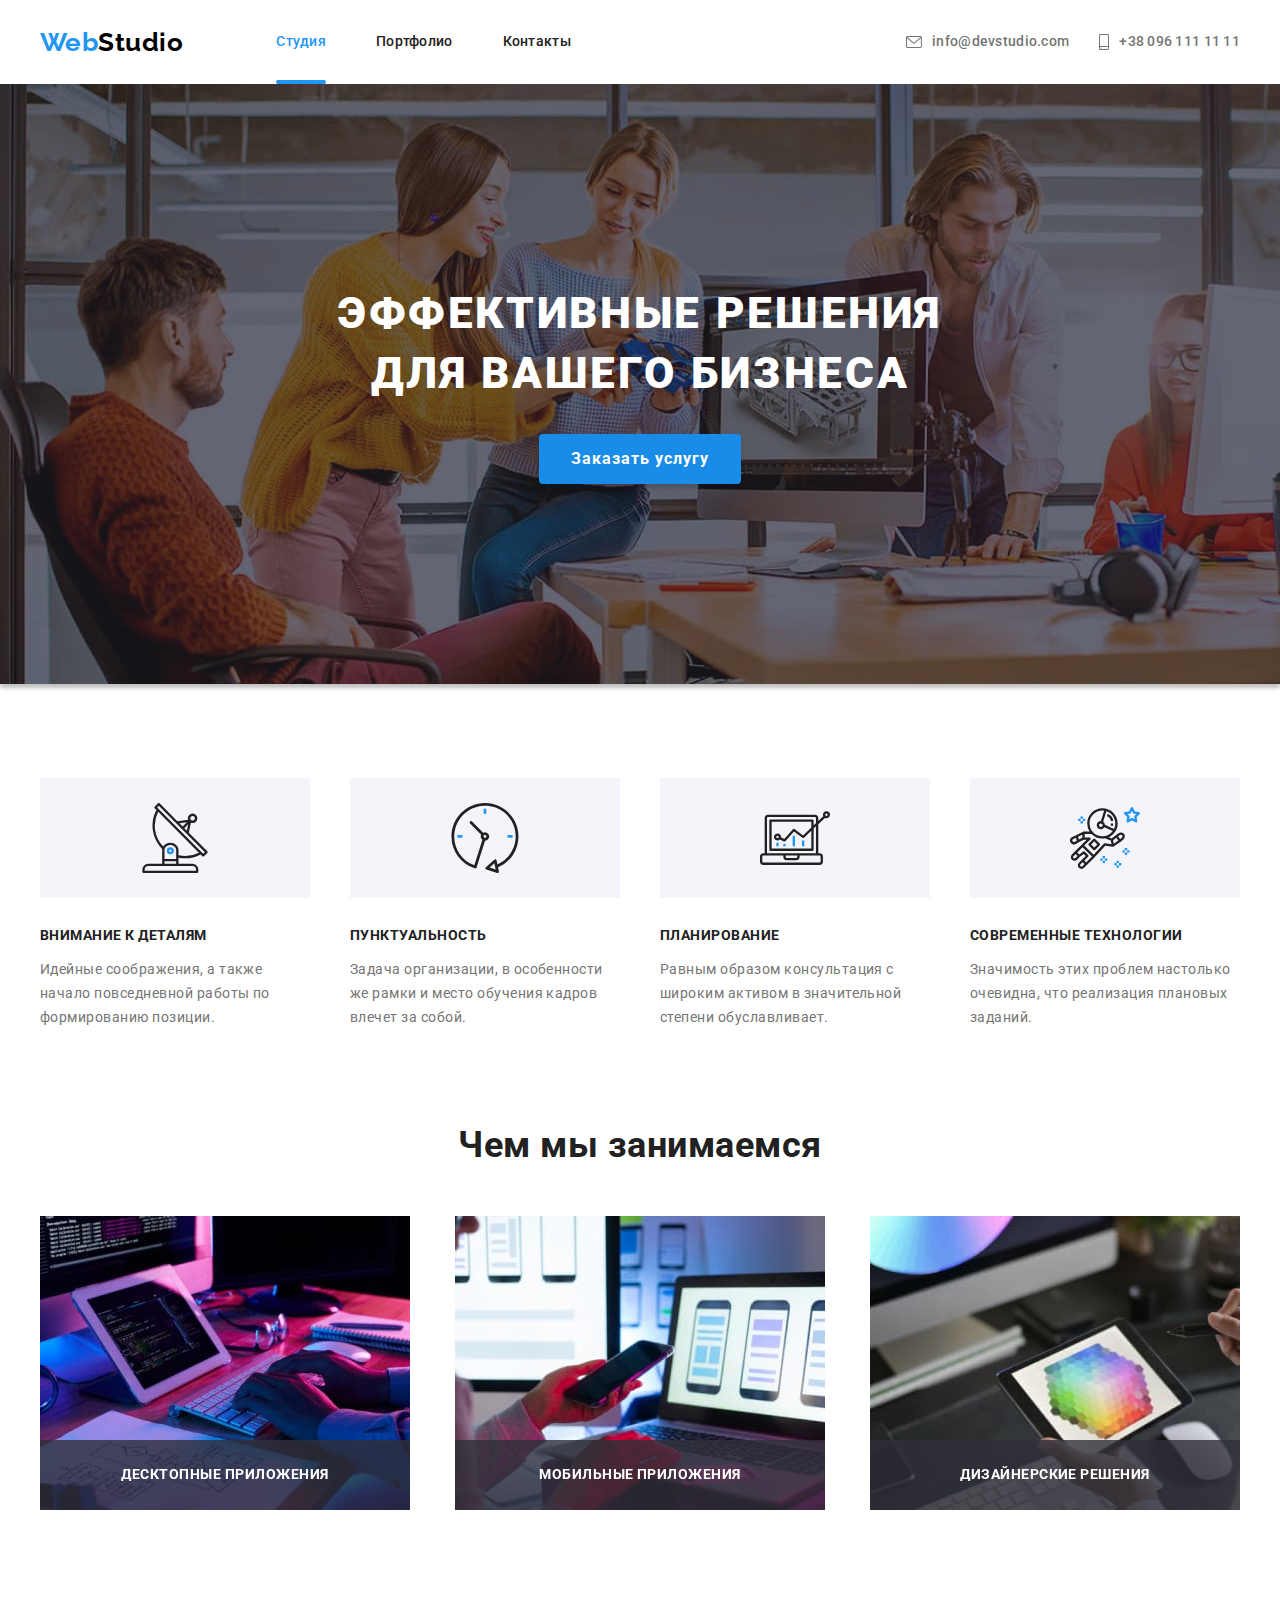
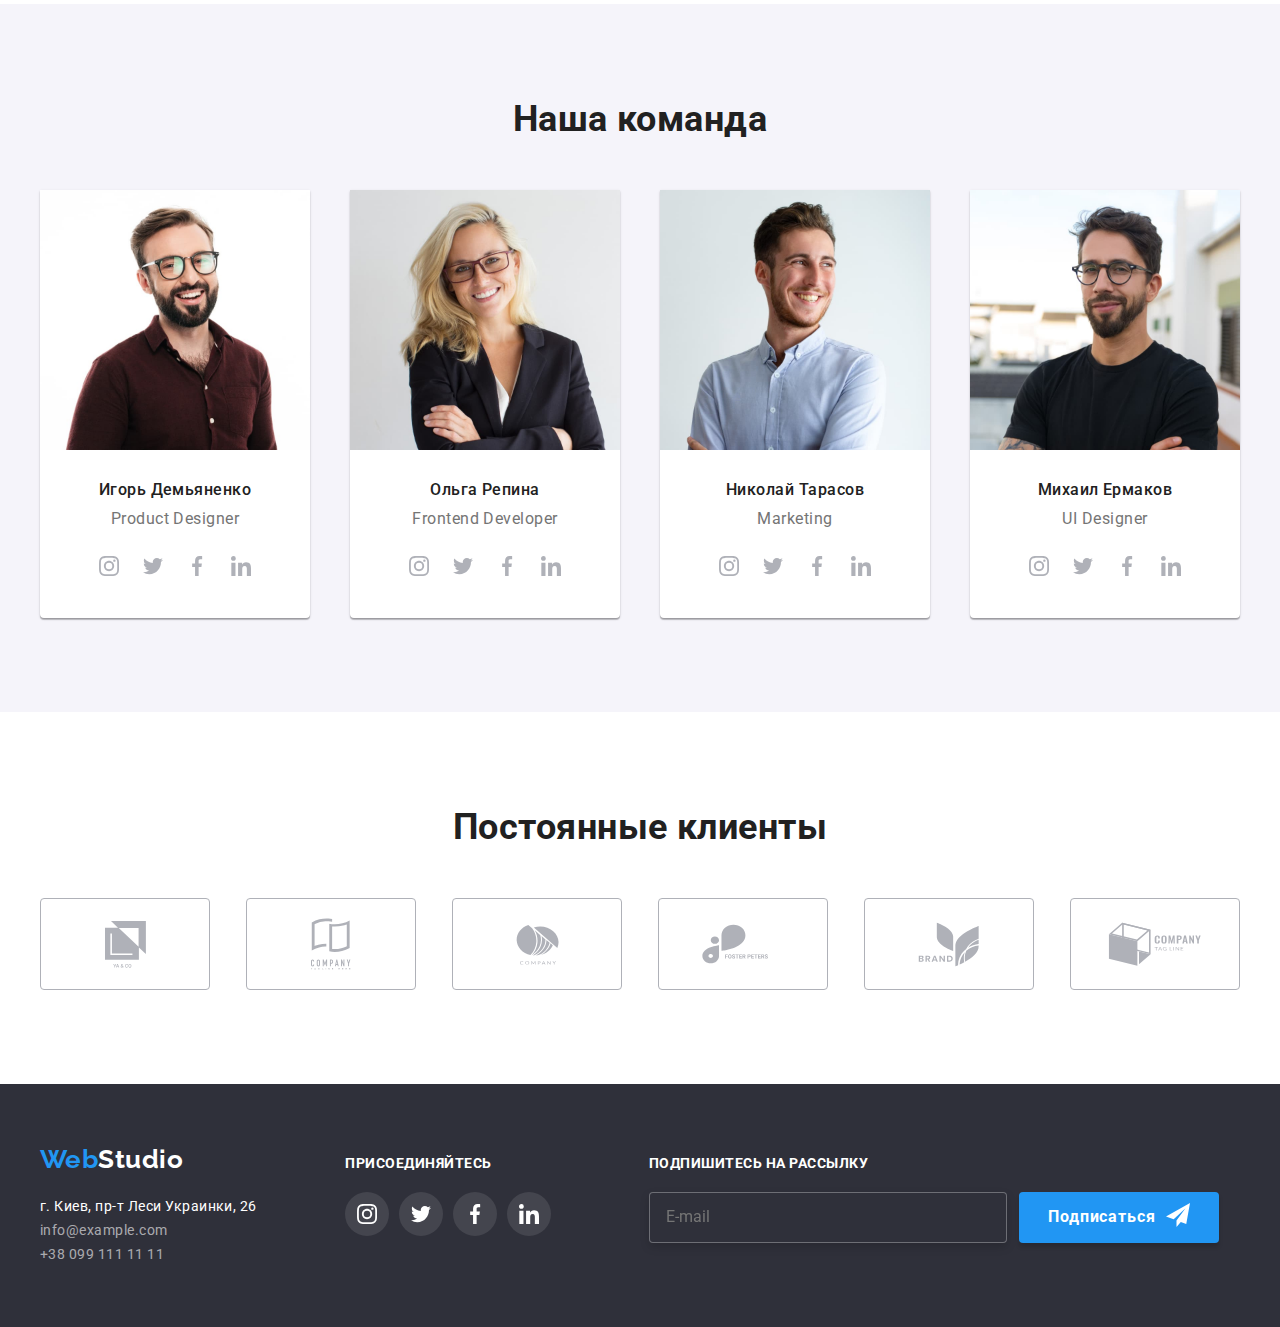
<file: index.html>
<!DOCTYPE html>
<html lang="ru">
  <head>
    <meta charset="UTF-8" />
    <meta http-equiv="X-UA-Compatible" content="IE=edge" />
    <meta name="viewport" content="width=device-width, initial-scale=1.0" />
    <title>Document</title>
    <link rel="preconnect" href="https://fonts.googleapis.com" />
    <link rel="preconnect" href="https://fonts.gstatic.com" crossorigin />
    <link
      href="https://fonts.googleapis.com/css2?family=Raleway:wght@700&family=Roboto:wght@400;500;700;900&display=swap"
      rel="stylesheet"
    />
    <link
      rel="stylesheet"
      href="https://cdnjs.cloudflare.com/ajax/libs/modern-normalize/1.1.0/modern-normalize.min.css"
    />
    <link rel="stylesheet" href="./css/styles.css" />
  </head>
  <body class="page">
    <!-- Шапка сайта-->
    <header class="page-header">
      <div class="container page-nav">
        <nav class="page-nav-logo">
          <a href="./index.html" class="logo"
            ><span class="logo-web">Web</span><span class="logo-studio">Studio</span></a
          >
          <ul class="site-nav">
            <li class="item"><a href="./index.html" class="link current">Студия</a></li>
            <li class="item"><a href="./portfolio.html" class="link">Портфолио</a></li>
            <li class="item"><a href="" class="link">Контакты</a></li>
          </ul>
        </nav>
        <ul class="contacts-nav">
          <li class="item">
            <a href="mailto:info@devstudio.com" class="link"><span class="item-logo"><svg width="16" height="20">
              <use href="./images/icons.svg#icon-envelope"></use>
            </svg></span>info@devstudio.com</a>
          </li>
          <li class="item"><a href="tel:+380961111111" class="link"><span class="item-logo"><svg width="10" height="16">
            <use href="./images/icons.svg#icon-smartphone"></use>
          </svg></span>+38 096 111 11 11</a></li>
        </ul>
      </div>
    </header>

    <main>
      <!-- Герой -->
      <section class="hero">
        <div class="container">
          <h1 class="hero-title">Эффективные решения для вашего бизнеса</h1>
          <div class="hero-btn">
            <button data-modal-open type="button" class="button">Заказать услугу</button>
          </div>
        </div>


        <div class="backdrop is-hidden" data-modal>
          <div class="modal">
            <form class="form js-speaker-form">
              <div class="main-group">
                <h2 class="form-title">Оставьте свои данные, мы вам перезвоним</h2>
                <div class="form-group">
                  <label for="name">Имя</label>
                <div class="form-field">
                  <input class="form-input" type="text" name="name" id="name">
                <svg class="form-icon" width="18" height="18">
                  <use href="./images/icons.svg#icon-name">
                  </use>
                </svg>
                </div>
                </div>
        
                <div class="form-group">
                  <label for="tel">Телефон</label>
                <div class="form-field">
                  <input class="form-input" type="tel" name="tel" id="tel">
                  <svg class="form-icon" width="18" height="18">
                    <use href="./images/icons.svg#icon-phone">
                    </use>
                  </svg>
                </div>
                </div>
        
                <div class="form-group">
                  <label for="mail">Почта</label>
                <div class="form-field">
                  <input class="form-input" type="email" name="mail" id="mail">
                  <svg class="form-icon" width="18" height="18">
                    <use href="./images/icons.svg#icon-mail">
                    </use>
                  </svg>
                </div>
          
                </div>
        
                <div class="form-group">
                  <label for="comment">Комментарий</label>
                <textarea name="comment" id="comment" rows="10" placeholder="Введите текст"></textarea>
                </div>
        

                <label class="form-privacy">
                  <input class="checkbox" type="checkbox" name="privacy" value="privacy"/>
                    <svg class="icon-check" width="16" height="15">
                      <use href="./images/icons.svg#icon-check">
                      </use>
                    </svg>
                  <span>
                    <span>Соглашаюсь с рассылкой и принимаю</span>
                    <span>
                     <a class="privacy-text" href="">Условия договора</a>
                    </span>
                  </span>
                </label>


              </div>
              <div class="form-button">
                <button class="form-btn" type="submit">Отправить</button>
              </div>
            </form>
          <svg data-modal-close class="icon-close" width="30" height="30">
           <use href="./images/icons.svg#icon-close">
          </use>
        </svg>
          </div>
        </div>
  
      </section>

    
      <!-- Преймущетсва -->
      <section class="section-work">
        <h2 class="section-features">Преймущетсва</h2>
        <div class="container">
          <ul class="section-list">
            <li class="item">
              <div class="group">
                <svg width="70" height="70">
                  <use href="./images/icons.svg#icon-antenna1"></use>
                </svg>
              </div>
              <h2 class="title">Внимание к деталям</h2>
              <p class="text">
                Идейные соображения, а также начало повседневной работы по формированию позиции.
              </p>
            </li>
            <li class="item">
              <div class="group">
                <svg width="70" height="70">
                  <use href="./images/icons.svg#icon-clock"></use>
                </svg>
              </div>
              <h2 class="title">Пунктуальность</h2>
              <p class="text">
                Задача организации, в особенности же рамки и место обучения кадров влечет за собой.
              </p>
            </li>
            <li class="item">
              <div class="group">
                <svg width="70" height="70">
                  <use href="./images/icons.svg#icon-diagram"></use>
                </svg>
              </div>
              <h2 class="title">Планирование</h2>
              <p class="text">
                Равным образом консультация с широким активом в значительной степени обуславливает.
              </p>
            </li>
            <li class="item">
              <div class="group">
                <svg width="70" height="70">
                  <use href="./images/icons.svg#icon-astronaut"></use>
                </svg>
              </div>
              <h2 class="title">Современные технологии</h2>
              <p class="text">
                Значимость этих проблем настолько очевидна, что реализация плановых заданий.
              </p>
            </li>
          </ul>
        </div>
      </section>

      <!-- Описание -->
      <section class="section-features">
        <div class="container">
          <h2 class="section-title">Чем мы занимаемся</h2>
          <ul class="list">
            <li class="item">
              <img src="./images/box1.jpg" alt="компьютер" width="370" height="294" />
              <div class="description">
                <p>Десктопные приложения</p>
              </div>
            </li>
            <li class="item">
              <img src="./images/box2.jpg" alt="телефон" width="370" height="294" />
              <div class="description">
                <p>Мобильные приложения</p>
              </div>
            </li>
            <li class="item">
              <img src="./images/box3.jpg" alt="планшет" width="370" height="294" />
              <div class="description">
                <p>Дизайнерские решения</p>
              </div>
            </li>
          </ul>
        </div>
      </section>

      <!-- Команда -->
      <section class="section-team">
        <div class="container">
          <h2 class="section-title">Наша команда</h2>
          <ul class="list">
            <li class="item">
              <img
                src="./images/igordemianenko.jpg"
                alt="фотография сотрудника"
                width="270"
                height="260"
              />
              <div class="box">
                <h3 class="title">Игорь Демьяненко</h3>
              <p class="text">Product Designer</p>
              <ul class="group">
                <li>  
                    <a href=""><svg width="20" height="20">
                      <use href="./images/icons.svg#icon-instagram"></use>
                    </svg></a> 
                </li>
                <li>
                    <a href=""><svg width="20" height="20">
                      <use href="./images/icons.svg#icon-twitter"></use>
                    </svg></a>    
                </li>
                <li>    
                  <a href=""><svg width="20" height="20">
                    <use href="./images/icons.svg#icon-facebook"></use>
                  </svg></a>
                </li>
                <li>
                  <a href=""><svg width="20" height="20">
                    <use href="./images/icons.svg#icon-linkedin"></use>
                  </svg></a>
                </li>
                </ul>
              </div>
            </li>
            <li class="item">
              <img
                src="./images/olgarepina.jpg"
                alt="фотография сотрудника"
                width="270"
                height="260"
              />
              <div class="box">
                <h3 class="title">Ольга Репина</h3>
              <p class="text">Frontend Developer</p>
              <ul class="group">
                <li>                  
                    <a href=""><svg width="20" height="20">
                      <use href="./images/icons.svg#icon-instagram"></use>
                    </svg></a>                 
                </li>
                <li>                 
                    <a href=""><svg width="20" height="20">
                      <use href="./images/icons.svg#icon-twitter"></use>
                    </svg></a>                 
                </li>
                <li>
                  <a href=""><svg width="20" height="20">
                    <use href="./images/icons.svg#icon-facebook"></use>
                  </svg></a>
                </li>
                <li>
                  <a href=""><svg width="20" height="20">
                    <use href="./images/icons.svg#icon-linkedin"></use>
                  </svg></a>
                </li>
              </ul>
              </div>
            </li>
            <li class="item">
              <img
                src="./images/nikolaitarasov.jpg"
                alt="фотография сотрудника"
                width="270"
                height="260"
              />
              <div class="box">
                <h3 class="title">Николай Тарасов</h3>
              <p class="text">Marketing</p>
              <ul class="group">
                <li>                 
                    <a href=""><svg width="20" height="20">
                      <use href="./images/icons.svg#icon-instagram"></use>
                    </svg></a>                 
                </li>
                <li>                 
                    <a href=""><svg width="20" height="20">
                      <use href="./images/icons.svg#icon-twitter"></use>
                    </svg></a>                 
                </li>
                <li>
                  <a href=""><svg width="20" height="20">
                    <use href="./images/icons.svg#icon-facebook"></use>
                  </svg></a>
                </li>
                <li>
                  <a href=""><svg width="20" height="20">
                    <use href="./images/icons.svg#icon-linkedin"></use>
                  </svg></a>
                </li>
              </ul>
              </div>
            </li>
            <li class="item">
              <img
                src="./images/mihailermakov.jpg"
                alt="фотография сотрудника"
                width="270"
                height="260"
              />
              <div class="box">
                <h3 class="title">Михаил Ермаков</h3>
              <p class="text">UI Designer</p>
              <ul class="group">
                <li>                 
                    <a href=""><svg width="20" height="20">
                      <use href="./images/icons.svg#icon-instagram"></use>
                    </svg></a>                 
                </li>
                <li>                 
                    <a href=""><svg width="20" height="20">
                      <use href="./images/icons.svg#icon-twitter"></use>
                    </svg></a> 
                </li>
                <li>
                  <a href=""><svg width="20" height="20">
                    <use href="./images/icons.svg#icon-facebook"></use>
                  </svg></a>
                </li>
                <li>
                  <a href=""><svg width="20" height="20">
                    <use href="./images/icons.svg#icon-linkedin"></use>
                  </svg></a>
                </li>
              </ul>
              </div>
            </li>
          </ul>
        </div>
      </section>
    </main>
      <!-- Клиенты -->
      <section class="section-clients">
  <div class="container">
    <h2 class="section-title">Постоянные клиенты</h2>
  <ul class="list">
    <li class="items">
      <a href=""><svg width="41" height="47">
        <use href="./images/icons.svg#icon-logo1">
        </use>
      </svg></a>
    </li>
    <li class="items">
      <a href=""><svg width="40" height="52">
        <use href="./images/icons.svg#icon-logo2">
        </use>
      </svg></a>
    </li>
    <li class="items">
      <a href=""><svg width="43" height="41">
        <use href="./images/icons.svg#icon-logo3">
        </use>
      </svg></a>
    </li>
    <li class="items">
      <a href=""><svg width="84" height="40">
        <use href="./images/icons.svg#icon-logo4">
        </use>
      </svg></a>
  </li>
    <li class="items">
      <a href=""><svg width="62" height="45">
        <use href="./images/icons.svg#icon-logo5">
        </use>
      </svg></a>
    </li>
    <li class="items">
      <a href=""><svg width="94" height="44">
        <use href="./images/icons.svg#icon-logo6">
        </use>
      </svg></a>
    </li>
  </ul>
  </div>
      </section>

    <!-- Подвал -->
    <footer class="footer">
      <div class="container">
        <div class="footer-info">
          <a href="./index.html" class="logo"
          ><span class="logo-web">Web</span><span class="logo-studio-footer">Studio</span></a
        >
        <address>
          <ul>
            <li>
              <a href="https://goo.gl/maps/iaYQJFzAQQtQS2JW9" class="link"
                >г. Киев, пр-т Леси Украинки, 26</a
              >
            </li>
            <li><a href="mailto:info@example.com" class="link contacts">info@example.com</a></li>
            <li><a href="tel:+380991111111" class="link contacts tel">+38 099 111 11 11</a></li>
          </ul>
        </address>
        </div>
        <div class="footer-connect">
          <h3 class="footer-connect-title">присоединяйтесь</h3>
          <ul class="footer-connect-list">
            <li class="item">
              <a href=""><svg width="20" height="20">
                <use href="./images/icons.svg#icon-instagramfooter"></use>
              </svg></a>
            </li>
            <li class="item">
              <a href=""><svg width="20" height="20">
                <use href="./images/icons.svg#icon-twitterfooter"></use>
              </svg></a>
            </li>
            <li class="item">
              <a href=""><svg width="20" height="20">
                <use href="./images/icons.svg#icon-facebookfooter"></use>
              </svg></a>
            </li>
            <li class="item">
              <a href=""><svg width="20" height="20">
                <use href="./images/icons.svg#icon-linkedinfooter"></use>
              </svg></a>
            </li>
          </ul>
        </div>
        <div class="footer-form">
          <b class="subscribe-text">Подпишитесь на рассылку</b>
        <form class="footer-form-item">
        <label>
          <input class="footer-input" type="email" name="mail" placeholder="E-mail">
        </label>
        <button class="footer-button" type="submit">
          <span class="subscribe">Подписаться</span>
          <span>
            <svg class="icon" width="24" height="24">
              <use href="./images/icons.svg#icon-send"></use>
            </svg>
          </span>
        </button>
        </form>
        </div>
      </div>
    </footer>


    
    <script src="./js/modal.js"></script>
    <script>(() => {
      document.querySelector('.js-speaker-form').addEventListener('submit', e => {
        e.preventDefault();
    
        new FormData(e.currentTarget).forEach((value, name) =>
          console.log(`${name}: ${value}`),
        );
        e.currentTarget.reset();
      });
    })();</script>
  </body>
</html>
</file>
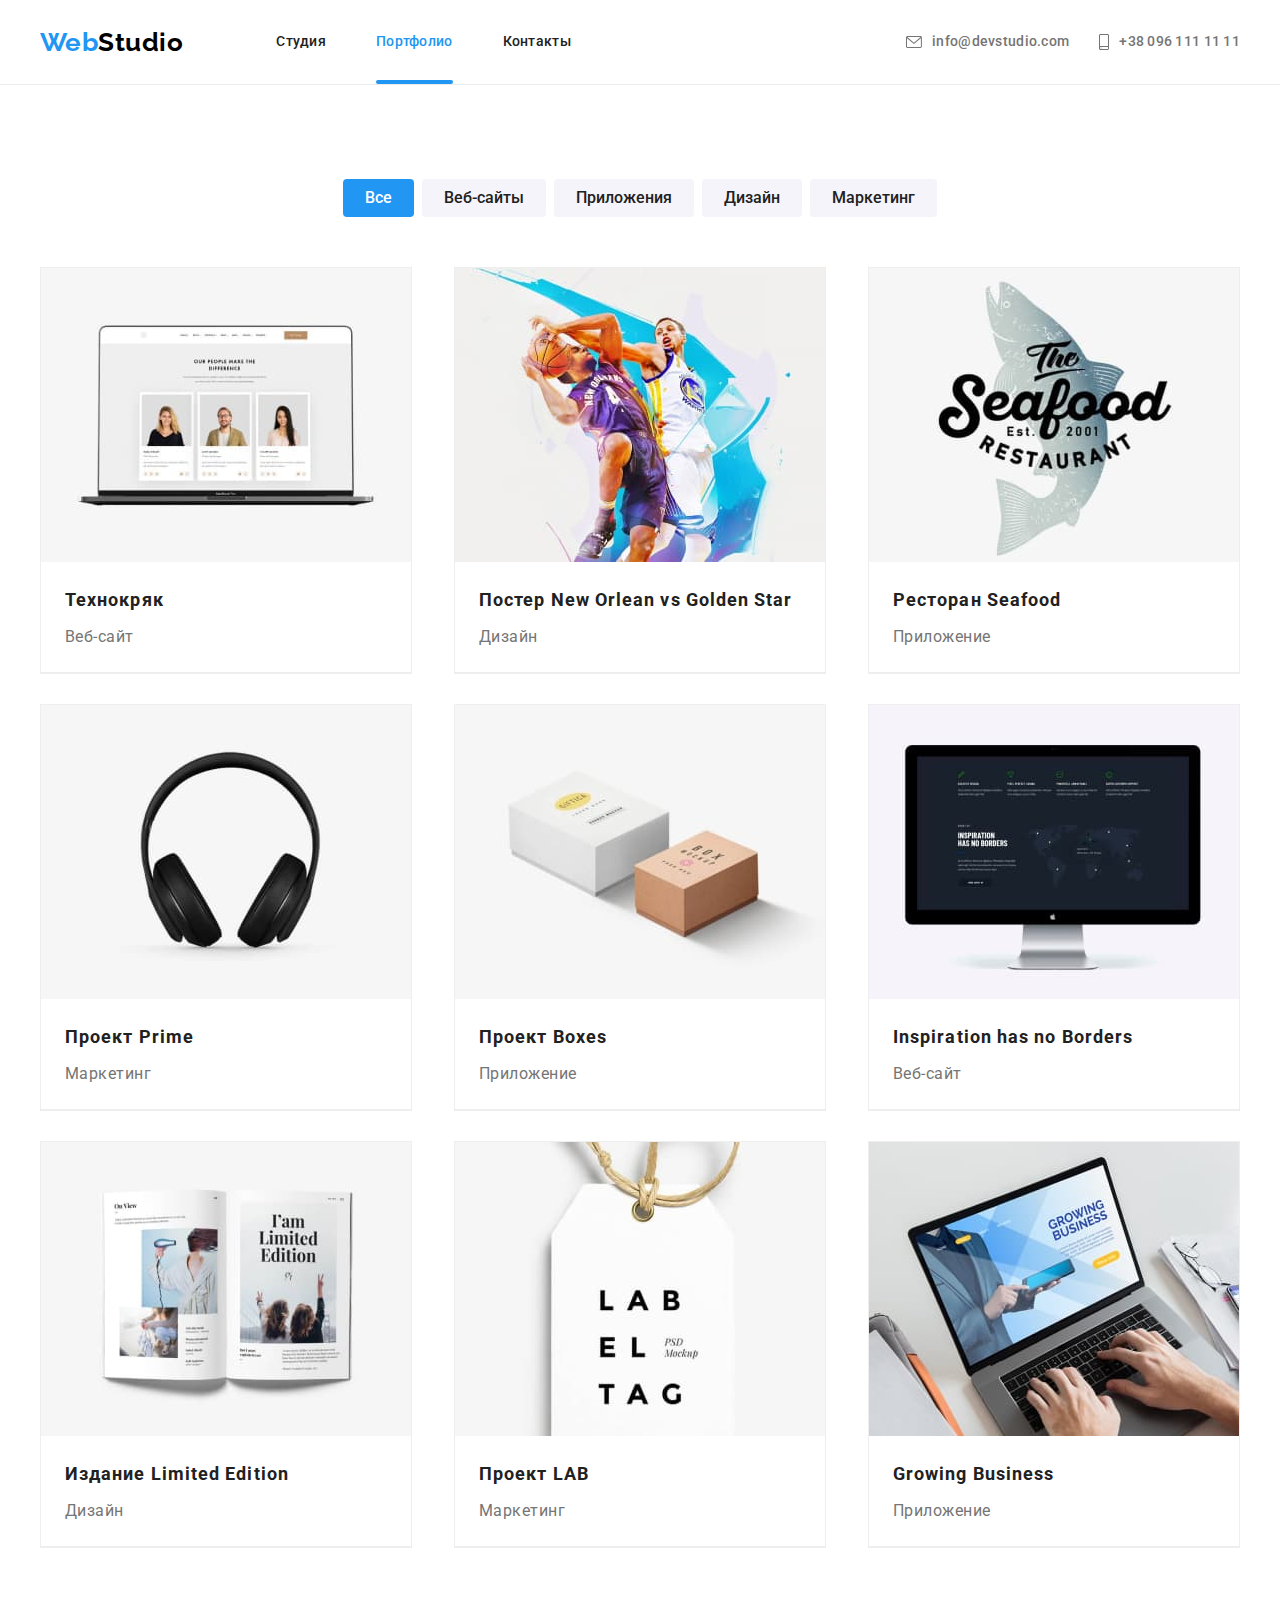
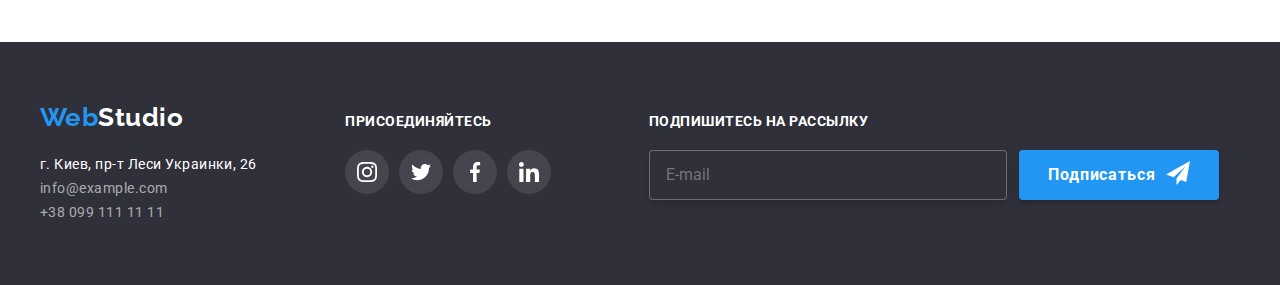
<file: portfolio.html>
<!DOCTYPE html>
<html lang="ru">
  <head>
    <meta charset="UTF-8" />
    <meta http-equiv="X-UA-Compatible" content="IE=edge" />
    <meta name="viewport" content="width=device-width, initial-scale=1.0" />
    <title>Document</title>
    <link rel="preconnect" href="https://fonts.googleapis.com" />
    <link rel="preconnect" href="https://fonts.gstatic.com" crossorigin />
    <link
      href="https://fonts.googleapis.com/css2?family=Raleway:wght@700&family=Roboto:wght@400;500;700;900&display=swap"
      rel="stylesheet"
    />
    <link
      rel="stylesheet"
      href="https://cdnjs.cloudflare.com/ajax/libs/modern-normalize/1.1.0/modern-normalize.min.css"
    />
    <link rel="stylesheet" href="./css/styles.css" />
  </head>
  <body class="page">
    <!-- Шапка сайта-->
    <header class="page-header-portfolio">
      <div class="container page-nav">
        <nav class="page-nav-logo">
          <a href="./index.html" class="logo"
            ><span class="logo-web">Web</span><span class="logo-studio">Studio</span></a
          >
          <ul class="site-nav">
            <li class="item"><a href="./index.html" class="link">Студия</a></li>
            <li class="item">
              <a href="./portfolio.html" class="link current-second">Портфолио</a>
            </li>
            <li class="item"><a href="" class="link">Контакты</a></li>
          </ul>
        </nav>
        <ul class="contacts-nav">
          <li class="item">
            <a href="mailto:info@devstudio.com" class="link"><span class="item-logo"><svg width="16" height="20">
              <use href="./images/icons.svg#icon-envelope"></use>
            </svg></span>info@devstudio.com</a>
          </li>
          <li class="item"><a href="tel:+380961111111" class="link"><span class="item-logo"><svg width="10" height="16">
            <use href="./images/icons.svg#icon-smartphone"></use>
          </svg></span>+38 096 111 11 11</a></li>
        </ul>
      </div>
    </header>
    <section class="section-portfolio">
      <div class="container">
        <h1 class="main-title">Портфолио</h1>
        <ul class="portfolio-title">
          <li class="item"><button type="button" class="portfolio-btn current">Все</button></li>
          <li class="item"><button type="button" class="portfolio-btn">Веб-сайты</button></li>
          <li class="item"><button type="button" class="portfolio-btn">Приложения</button></li>
          <li class="item"><button type="button" class="portfolio-btn">Дизайн</button></li>
          <li class="item"><button type="button" class="portfolio-btn">Маркетинг</button></li>
        </ul>
        <ul class="portfolio-data">
          <li class="info">
            <a class="link" href=""><div class="thumb">
              <img src="./images/techno.jpg" alt="веб сайт" width="370" />
              <div class="overlay">
                <div class="holder">
                  <p class="slide">Ресурс предлагает комплексные предложения с разным уровнем функционала и сервисов. Все это позволит посетителю получить исчерпывающие сведения о компании или частном лице.
                  </p>
                </div>
              </div>
            </div>
              <div class="list">
                <h2 class="title">Технокряк</h2>
                <p class="text">Веб-сайт</p>   
              </div></a>
          </li>
          <li class="info">
            <a class="link" href=""><div class="thumb">
              <img src="./images/neworlean.jpg" alt="дизайн" width="370" />
              <div class="overlay">
                <div class="holder">
                  <p class="slide">Ресурс предлагает комплексные предложения с разным уровнем функционала и сервисов. Все это позволит посетителю получить исчерпывающие сведения о компании или частном лице.
                </p> 
                </div>
              </div>
            </div>
              <div class="list">
                <h2 class="title">Постер New Orlean vs Golden Star</h2>
                <p class="text">Дизайн</p>
              </div></a>
          </li>
          <li class="info">
            <a class="link" href="">
              <div class="thumb">
                <img src="./images/seafood.jpg" alt="приложение" width="370" />
                <div class="overlay">
                  <div class="holder">
                    <p class="slide">
                      Ресурс предлагает комплексные предложения с разным уровнем функционала и сервисов. Все это позволит посетителю получить исчерпывающие сведения о компании или частном лице.
                    </p>  
                  </div>
                </div>
              </div>
              <div class="list">
                <h2 class="title">Ресторан Seafood</h2>
                <p class="text">Приложение</p>
              </div></a>    
          </li>
          <li class="info">
            <a class="link" href="">
              <div class="thumb">
                <img src="./images/prime.jpg" alt="маркетинг" width="370" />
                <div class="overlay">
                  <div class="holder">
                    <p class="slide">
                    Ресурс предлагает комплексные предложения с разным уровнем функционала и сервисов. Все это позволит посетителю получить исчерпывающие сведения о компании или частном лице.
                    </p>
                  </div>
                </div>
              </div>
              <div class="list">
                <h2 class="title">Проект Prime</h2>
                <p class="text">Маркетинг</p>
              </div></a>
          </li>
          <li class="info">
            <a class="link" href="">
              <div class="thumb">
              <img src="./images/boxes.jpg" alt="приложение" width="370" />
              <div class="overlay">
                <div class="holder">
                  <p class="slide">
                    Ресурс предлагает комплексные предложения с разным уровнем функционала и сервисов. Все это позволит посетителю получить исчерпывающие сведения о компании или частном лице.
                  </p>
                </div>
              </div>
            </div>
              <div class="list">
                <h2 class="title">Проект Boxes</h2>
                <p class="text">Приложение</p>
              </div></a>
          </li>
          <li class="info">
            <a class="link" href="">
              <div class="thumb">
                <img src="./images/inspirationhasnoborders.jpg" alt="веб сайт" width="370" />
                <div class="overlay">
                  <div class="holder">
                    <p class="slide">
                      Ресурс предлагает комплексные предложения с разным уровнем функционала и сервисов. Все это позволит посетителю получить исчерпывающие сведения о компании или частном лице.
                    </p>
                  </div>
                </div>
              </div>
              <div class="list">
                <h2 class="title">Inspiration has no Borders</h2>
                <p class="text">Веб-сайт</p>
              </div></a>
          </li>
          <li class="info">
            <a class="link" href="">
              <div class="thumb">
                <img src="./images/limitededition.jpg" alt="дизайн" width="370" />
                <div class="overlay">
                  <div class="holder">
                    <p class="slide">
                      Ресурс предлагает комплексные предложения с разным уровнем функционала и сервисов. Все это позволит посетителю получить исчерпывающие сведения о компании или частном лице.
                    </p>
                  </div>
                </div>
              </div>
              <div class="list">
                <h2 class="title">Издание Limited Edition</h2>
                <p class="text">Дизайн</p>
              </div></a>
          </li>
          <li class="info">
            <a class="link" href="">
              <div class="thumb">
                <img src="./images/lab.jpg" alt="маркетинг" width="370" />
                <div class="overlay">
                  <div class="holder">
                    <p class="slide">
                      Ресурс предлагает комплексные предложения с разным уровнем функционала и сервисов. Все это позволит посетителю получить исчерпывающие сведения о компании или частном лице.
                    </p>
                  </div>
                </div>
              </div>
              <div class="list">
                <h2 class="title">Проект LAB</h2>
                <p class="text">Маркетинг</p>
              </div></a>
          </li>
          <li class="info">
            <a class="link" href="">
              <div class="thumb">
                <img src="./images/growingbusiness.jpg" alt="приложение" width="370" />
                <div class="overlay">
                  <div class="holder">
                    <p class="slide">
                      Ресурс предлагает комплексные предложения с разным уровнем функционала и сервисов. Все это позволит посетителю получить исчерпывающие сведения о компании или частном лице.
                    </p>
                  </div>
                </div>
              </div>
              <div class="list">
                <h2 class="title">Growing Business</h2>
                <p class="text">Приложение</p>
              </div></a>
          </li>
        </ul>
      </div>
    </section>
    <!-- Подвал -->
    <footer class="footer">
      <div class="container">
       <div class="footer-info"> <a href="./index.html" class="logo"
        ><span class="logo-web">Web</span><span class="logo-studio-footer">Studio</span></a
      >
      <address>
        <ul>
          <li>
            <a href="https://goo.gl/maps/iaYQJFzAQQtQS2JW9" class="link"
              >г. Киев, пр-т Леси Украинки, 26</a
            >
          </li>
          <li><a href="mailto:info@example.com" class="link contacts">info@example.com</a></li>
          <li><a href="tel:+380991111111" class="link contacts tel">+38 099 111 11 11</a></li>
        </ul>
      </address>
    </div>
    <div class="footer-connect">
      <h3 class="footer-connect-title">присоединяйтесь</h3>
      <ul class="footer-connect-list">
        <li class="item">
          <a href=""><svg width="20" height="20">
            <use href="./images/icons.svg#icon-instagramfooter"></use>
          </svg></a>
        </li>
        <li>
          <a href=""><svg width="20" height="20">
            <use href="./images/icons.svg#icon-twitterfooter"></use>
          </svg></a>
        </li>
        <li>
          <a href=""><svg width="20" height="20">
            <use href="./images/icons.svg#icon-facebookfooter"></use>
          </svg></a>
        </li>
        <li>
          <a href=""><svg width="20" height="20">
            <use href="./images/icons.svg#icon-linkedinfooter"></use>
          </svg></a>
        </li>
      </ul>
    </div>
    <div class="footer-form">
      <b class="subscribe-text">Подпишитесь на рассылку</b>
    <form class="footer-form-item">
    <label>
      <input class="footer-input" type="email" name="mail" placeholder="E-mail">
    </label>
    <button class="footer-button" type="submit">
      <span class="subscribe">Подписаться</span>
      <span>
        <svg class="icon" width="24" height="24">
          <use href="./images/icons.svg#icon-send"></use>
        </svg>
      </span>
    </button>
    </form>
    </div>
      </div>
    </footer>
  </body>
</html>
</file>
<file: css/styles.css>
/* основной цвет фона #FFFFFF */
/* цвет фона героя и футера #2F303A */
/* цвет фона команды #F5F4FA */
/* основной цвет текста #757575  */
/* доп цвет текста #212121 */
/* цвет для ховера #2196F3 */
/* цвет текста в футере для контактов rgba(255, 255, 255, 0.6);
 */


:root {
--primary-text-color: #212121;
--title-text-color: #757575;
--accent-color: #2196F3;
--secondary-text-color: #FFF;
--third-text-color: #000;
--primary-bg-color: #FFF;
--secondary-bg-color: #2F303A;
--third-bg-color: #F5F4FA;
--button-bg-color: #188CE8;
}

ul {
    padding: 0;
    margin: 0;
    list-style: none;
}

img {
    display: block;
    width: 100%;
    height: auto;
}

 .page {
     
     background-color: var(--primary-bg-color);
     color: var(--title-text-color);
     font-family: Roboto, sans-serif;
     letter-spacing: 0.03em;
 }

/* навигация сайта */

 .container {
     width: 1200px;
     margin-left: auto;
     margin-right: auto;

 }
 
 .page-nav-logo {
    display: flex;
    align-items: center;
   
}

.page-nav {
    display: flex;
    align-items: center;

}

  .logo {
    margin-right: 93px; 
    

    font-family: Raleway, cursive;
    font-weight: 700;
    font-size: 26px;
    line-height: 1.19;
    text-decoration: none;
 }

 .logo-web {
     
     color: var(--accent-color);
 }
 .logo-studio {
     color: var(--third-text-color);
 }

.site-nav {
    display: flex; 
}

.site-nav .item + .item {
    margin-left: 50px;
}
 
.site-nav .link {
    display: block;
    padding-top: 32px;
    padding-bottom: 32px;
    
    color: var(--primary-text-color);
    font-weight: 500;
    font-size: 14px;
    line-height: 1.14;
    letter-spacing: 0.02em;
    text-decoration: none;


    transition: color 250ms cubic-bezier(0.4, 0, 0.2, 1);
}
.site-nav .link:hover,
.site-nav .link:focus {
    color: var(--accent-color);
   
}
.site-nav .link.current {
    color: var(--accent-color);
    position: relative;

}
.site-nav .link.current::after {
    content: '';
    width: 100%;
    height: 4px;
    background-color: var(--accent-color);
    border-radius: 2px;
    position: absolute;
    bottom: -2px;
    left: 0;
    
}

.site-nav .link.current-second {
    color: var(--accent-color);
    position: relative;
}

.site-nav .link.current-second::after {
    content: '';
    width: 100%;
    height: 4px;
    background-color: var(--accent-color);
    border-radius: 2px;
    position: absolute;
    bottom: -2px;
    left: 0;
}
.contacts-nav {
    display: flex;
    margin-left: auto;
    align-items: center;

}
.contacts-nav .item + .item {
    margin-left: 30px;
}
.contacts-nav .link {
    display: flex;
    align-items: center;
    padding-bottom: 32px;
    padding-top: 32px;
    
    color: var(--title-text-color);
    font-weight: 500;
    font-size: 14px;
    line-height: 1.14;
    letter-spacing: 0.02em;
    text-decoration: none;


    transition: color 250ms cubic-bezier(0.4, 0, 0.2, 1);
}
.contacts-nav .link:hover,
.contacts-nav .link:focus {
    color: var(--accent-color); 
}

.contacts-nav .link:hover .item-logo {
    fill: var(--accent-color);
}
.contacts-nav .link:focus .item-logo {
    fill: var(--accent-color);
}


.contacts-nav .item-logo {
    display: flex;
    align-items: center;
    margin-right: 10px;
    fill: var(--title-text-color);

    transition: fill 250ms cubic-bezier(0.4, 0, 0.2, 1);
}



/* герой */


.hero {

    padding-bottom: 200px;
    padding-top: 200px;
    max-width: 1600px;
    height: 600px;
    margin-left: auto;
    margin-right: auto;
    background-image: linear-gradient(to top, rgba(47, 48, 58, 0.4), rgba(47, 48, 58, 0.4)), url('..//images/hero.jpg');
    box-shadow: 0px 4px 4px rgba(0, 0, 0, 0.25);
    

    background-color: var(--secondary-bg-color);
   
}


.hero-title {
    margin: 0 auto 30px;
    width: 696px;
    text-align: center;
    
   
   
    
    color: var(--secondary-text-color);
    font-weight: 900;
    font-size: 44px;
    line-height: 1.36;
    letter-spacing: 0.06em;
    text-transform: uppercase;
}

.backdrop {
    position: fixed;
    width: 100%;
    height: 100%;
    top: 0;
    left: 0;
    
    background-color: rgba(0, 0, 0, 0.2);


    opacity: 1;
    transition: opacity 250ms cubic-bezier(0.4, 0, 0.2, 1);
}

.backdrop.is-hidden {
    opacity: 0;
    pointer-events: none;
}

.backdrop.is-hidden .modal {
    transform: translate(-50%, -50%) scale(1.1);
}

.modal {
    display: flex;
    position: absolute;
    min-width: 528px;
    min-height: 581px;
    padding: 40px;
    top: 50%;
    left: 50%;
    transform: translate(-50%, -50%) scale(1);
    


    transition: transform 250ms cubic-bezier(0.4, 0, 0.2, 1);

    background: var(--primary-bg-color);
    box-shadow: 0px 1px 3px rgba(0, 0, 0, 0.12), 0px 1px 1px rgba(0, 0, 0, 0.14), 0px 2px 1px rgba(0, 0, 0, 0.2);
    border-radius: 4px;
    
}



/* Форма */

textarea {
    resize: none;
}

.form {

    background: var(--primary-bg-color);
    border-radius: 4px;

}

.main-group {
    width: 448px;
    
}

.form-group {
   display: flex;
   flex-direction: column;
   margin-bottom: 10px;

}

.form-group:nth-last-child(-n + 2) {
    margin-bottom: 20px;
}

.form-group label {
    margin-bottom: 4px;   


    font-size: 12px;
    line-height: 1.16;
    letter-spacing: 0.01em;

    color: var(--title-text-color);
}


.form-group input {
    padding: 11px 42px;
    width: 100%;
    cursor: pointer;

    border: 1px solid rgba(33, 33, 33, 0.2);
    border-radius: 4px;
    transition: border 250ms cubic-bezier(0.4, 0, 0.2, 1);
}


.form-title {
    margin: 0;
    margin-bottom: 12px;
    text-align: center;



    font-weight: 700;
    font-size: 20px;
    line-height: 1.15;
    color: var(--primary-text-color);
}

.form-button {

 text-align: center;


}

.form-btn {
    padding: 10px 55px;
    width: 200px;
    height: 50px;



    background-color: var(--accent-color);
    box-shadow: 0px 4px 4px rgba(0, 0, 0, 0.15);
    border-radius: 4px;
    border: transparent;
    font-weight: 700;
    font-size: 16px;
    line-height: 1.88;
    letter-spacing: 0.06em;
    color: var(--primary-bg-color);

    cursor: pointer;
    
}

.form-group textarea {
    height: 120px;
    padding: 12px 16px;
    border: 1px solid rgba(33, 33, 33, 0.2);
    border-radius: 4px;

    transition: border 250ms cubic-bezier(0.4, 0, 0.2, 1);
    
}


.form-group textarea::placeholder {
    font-size: 12px;
    line-height: 1.16;
    letter-spacing: 0.01em;



    color: rgba(117, 117, 117, 0.5);

}


.form-privacy {
    display: flex;
    justify-content: center;
    align-items: center;
    margin-bottom: 30px;
    

    font-size: 14px;
    line-height: 1.7;
    
    
    color: var(--title-text-color);
    
}

.form-privacy input[type="checkbox"] {
    -webkit-appearance: none;
    -moz-appearance: none;
    appearance: none;
    position: absolute;
}

.icon-check {
    margin-right: 7px;


    fill: var(--secondary-text-color);
    border: 1px solid var(--third-text-color);  
   
}

.checkbox:checked + .icon-check {
    fill: var(--secondary-text-color);
    background-color: var(--accent-color);
    border: 0;
    border-radius: 2px;
}
.privacy-text {
    color: var(--accent-color);
    text-decoration-line: underline;

}

.form-field {
    display: flex;
    position: relative;
    width: 448px;
}
.form-icon {
    position: absolute;
    top: 11px;
    left: 12px;
    fill: var(--primary-text-color);


    transition: fill 250ms cubic-bezier(0.4, 0, 0.2, 1);
}

.form-input:hover ~ .form-icon,
.form-input:focus ~ .form-icon {
    fill: var(--accent-color);
    
}
.form-input:hover, 
.form-input:focus {
    border: 1px solid var(--accent-color);
}
 
.form-input:focus {
    outline: none;
    border: 1px solid var(--accent-color);
   
}


.icon-close {
    position: fixed;
    top: 0;
    right: 0;
    width: 30px;
    height: 30px;
    padding-right: 8px;
    padding-top: 8px;
    cursor: pointer;
    fill: var(--third-text-color);
    stroke: rgba(0, 0, 0, 0.1);


    transition: fill 250ms cubic-bezier(0.4, 0, 0.2, 1);

}

.icon-close:hover, 
.icon-close:focus {
    fill: var(--accent-color);
}


.form-group textarea:focus {
    outline: none;
    border: 1px solid var(--accent-color);
}


/* секция преймущества */
.section-list {
    display: flex;
    margin-bottom: 0;

}
.section-work .section-features {
    margin-top: 0;
    margin-bottom: 0;


    font-size: 0;

}


.section-features .list {
    display: flex;
    justify-content: space-between;
    padding-bottom: 94px;
}

.section-features .item {
    display: flex;
    position: relative;
    
}


.section-features .description {
    display: flex;
    position: absolute;
    bottom: 0;
    width: 100%;
    height: 70px;
    background-color: rgba(47, 48, 58, 0.8);

    align-items: center;
    justify-content: center;


    font-weight: 700;
    font-size: 14px;
    line-height: 1.14;
    text-transform: uppercase;

    color: var(--secondary-text-color);
}





.section-work {
    
    padding-bottom: 94px;
    padding-top: 94px;
    
}
.section-work .group {
    width: 270px;
    height: 120px;
    background-color: #F5F4FA;
    display: flex;
    justify-content: center;
    align-items: center;
    margin-bottom: 30px;
    
}

.section-work .section-list{
    justify-content: space-between;
}

.section-work .title {
    margin-top: 0;
    margin-bottom: 10px;
   
    
    color: var(--primary-text-color);
    font-weight: 700;
    font-size: 14px;
    line-height: 1.14;
    text-transform: uppercase;
}
.section-work .text {
    margin-bottom: 0;
    width: 270px;
    
    font-size: 14px;
    line-height: 1.71;
}

/* секция */
.section-title {
    margin-top: 0;
    margin-bottom: 50px;
   
    
    color: var(--primary-text-color);
    font-weight: 700;
    font-size: 36px;
    line-height: 1.17;
    text-align: center;
}


/* секция команда */

.section-team .group {
    display: flex;
    width: 206px;
    height: 44px;
    justify-content: center;
    margin-left: auto;
    margin-right: auto;
    
}

.section-team a {
    display: flex;
    width: 44px;
    height: 44px;
    fill: currentColor;
    fill: #afb1b8;
    height: 44px;
    justify-content: center;
    align-items: center;
    border-radius: 50%;

    
    transition: fill 250ms cubic-bezier(0.4, 0, 0.2, 1),
    background-color 250ms cubic-bezier(0.4, 0, 0.2, 1),
    border-radius 250ms cubic-bezier(0.4, 0, 0.2, 1);
    
}

.section-team a:hover,
.section-team a:focus {
    fill: var(--secondary-text-color);
    background-color: var(--accent-color);
    

}

.section-team {
    
    padding-top: 94px;
    padding-bottom: 94px;
    
    
    background-color: var(--third-bg-color)
}   
.section-team .list {
    display: flex;
    justify-content: space-between;
    align-items: center;

}

.section-team .title {
    margin-top: 0;
    margin-bottom: 0;
    margin-bottom: 10px;
    
    color: var(--primary-text-color);
    
    font-weight: 500;
    font-size: 16px;
    line-height: 1.19;
    text-align: center;
}
.section-team .item {
    
    width: 270px;
    background: #FFFFFF;
    box-shadow: 0px 1px 3px rgba(0, 0, 0, 0.12), 0px 1px 1px rgba(0, 0, 0, 0.14), 0px 2px 1px rgba(0, 0, 0, 0.2);
    border-radius: 0px 0px 4px 4px;
    
}


.section-team .text {
    margin-top: 0;
    margin-bottom: 0;
    padding-top: 0;
    margin-bottom: 16px;
    
    font-size: 16px;
    line-height: 1.19;
    text-align: center;
}

.section-team .box {
    padding-top: 30px;
    padding-bottom: 30px;
}
/* клиенты */

.section-clients .section-title {
    margin-bottom: 50px;



    font-weight: 700;
    font-size: 36px;
    line-height: 1.17;
    text-align: center;
    

}

.section-clients {
    padding-top: 94px;
    padding-bottom: 94px;
}

.section-clients .items {
    width: 170px;
    height: 92px;
    display: flex;
    fill: currentColor;

}

.section-clients a {
    width: 170px;
    height: 92px;
    display: flex;
    justify-content: center;
    align-items: center;
    fill: #afb1b8;
    border: 1px solid #AFB1B8;
    border-radius: 4px;


    transition: fill 250ms cubic-bezier(0.4, 0, 0.2, 1),
    border 250ms cubic-bezier(0.4, 0, 0.2, 1);
}

.section-clients a:hover,
.section-clients a:focus {
    fill: #2196F3;
    border: 1px solid #2196F3;
}


.section-clients .list {
    display: flex;
    justify-content: space-between;
}

/* кнопка */
.button {
    
    margin-left: auto;
    margin-right: auto;
    border-radius: 4px;
    padding: 10px 32px;
    min-width: 200px;
    height: 50px;
    border: transparent;
    box-shadow: 0px 4px 4px rgba(0, 0, 0, 0.15);


    
    color: var(--secondary-text-color);
    background-color: var(--button-bg-color);

    font-family: 'Roboto';
    font-weight: 700;
    font-size: 16px;
    line-height: 1.88;
    letter-spacing: 0.06em;
    cursor: pointer;
 
}
.hero-btn {
    text-align: center;
}
/* подвал */
.footer .logo {
    display: block;
    margin-bottom: 20px;
    
}
.logo-studio-footer {

    color: var(--secondary-text-color);
}
.footer {
    padding-top: 60px;
    padding-bottom: 60px;
    margin-bottom: 0;


    background-color: var(--secondary-bg-color);
}

.footer-info {
    display: inline-block;
    width: 231px;
    
}

.footer .link {
    display: block;
    
    
    color: var(--secondary-text-color);
    font-style: normal;
    font-size: 14px;
    line-height: 1.71;
    text-decoration: none;

    transition: color 250ms cubic-bezier(0.4, 0, 0.2, 1);
}

.footer .link.contacts {
    display: block;
    
    color: rgba(255, 255, 255, 0.6);  

    transition: color 250ms cubic-bezier(0.4, 0, 0.2, 1);
}

.footer .link.contacts.tel {
    display: block;
    
    
    
    color: rgba(255, 255, 255, 0.6);
    
}
.footer .link:hover,
.footer .link:focus {
    color: var(--accent-color);
    
}
.footer .link.contacts:hover,
.footer .link.contacts:focus {
    color: var(--accent-color);
    
}

.footer-connect {
   display: inline-block;
   vertical-align: top;
   margin-left: 70px;
   margin-top: 12px;
   justify-content: space-between;
   
   
}

.footer-connect-title {
    margin-bottom: 20px;
    margin-top: 0;

    
    
    color: var(--secondary-text-color);
    font-weight: 700;
    font-size: 14px;
    line-height: 1.14;
    text-transform: uppercase;
}

.footer-connect a {
    display: flex;
    width: 44px;
    height: 44px;
    border-radius: 50%;
    align-items: center;
    justify-content: center;
    fill: var(--secondary-text-color);
    background-color: rgba(255, 255, 255, 0.1);

    transition: background-color 250ms cubic-bezier(0.4, 0, 0.2, 1);
}

.footer-connect a:hover,
.footer-connect a:focus {
    background-color: var(--accent-color);
}
.footer-connect-list {
    width: 206px;
    height: 44px;
    display: flex;
    justify-content: space-between;
}


.footer-form {
    display: inline-block;
    vertical-align: top;
    width: 570px;
    margin-top: 12px;
    margin-left: 93px;
    
}

.footer-input {
    width: 358px;
    padding: 15px 16px;
    outline: none;
    border: 1px solid rgba(255, 255, 255, 0.3);
    filter: drop-shadow(0px 4px 4px rgba(0, 0, 0, 0.15));
    border-radius: 4px;
    background-color: var(--secondary-bg-color);
    color: var(--secondary-text-color);
}

.subscribe-text {
    display: flex;
    font-weight: 700;
    font-size: 14px;
    line-height: 1.14;
    text-transform: uppercase;
    margin-bottom: 20px;

    color: var(--secondary-text-color);
}


.footer-form-item {
    display: flex;
    justify-content: space-between;
   
}

.footer-button {
    display: flex;
    align-items: center;
    justify-content: center;
    padding: 10px 28px;
    min-width: 200px;
    border: 0;

    background: var(--accent-color);
    box-shadow: 0px 4px 4px rgba(0, 0, 0, 0.15);
    border-radius: 4px;
   
}

.subscribe  {
    font-weight: 700;
    font-size: 16px;
    line-height: 1.88;
    display: flex;
    align-items: center;
    text-align: center;
    letter-spacing: 0.06em;
    margin-right: 10px;

    color: var(--secondary-text-color);
}
.footer-form .icon {
    fill: var(--secondary-text-color);
}


/* портфолио */

.page-header-portfolio {
    border-bottom: 1px solid #ECECEC;
}

.section-portfolio {
    padding-top: 94px;
    padding-bottom: 94px;
}
.section-portfolio .main-title {
    visibility: hidden;
    font-size: 0;
}

.portfolio-title {
    display: flex;
    justify-content: center;
    margin-bottom: 50px;
    
}
.portfolio-title .item {
    margin-right: 8px;
}
.portfolio-title .item:last-child {
    margin-right: 0;
}
.portfolio-btn {
    border-radius: 4px;
    border: transparent;
    padding: 6px 22px;

        
    
    color: var(--primary-text-color);
    background-color: var(--third-bg-color);
    font-family: Roboto, sans-serif;
    font-weight: 500;
    font-size: 16px;
    line-height: 1.62;
    text-align: center;
    cursor: pointer;


    transition: color 250ms cubic-bezier(0.4, 0, 0.2, 1),
    background-color 250ms cubic-bezier(0.4, 0, 0.2, 1),
    box-shadow 250ms cubic-bezier(0.4, 0, 0.2, 1);
}
.portfolio-btn:hover,
.portfolio-btn:focus {
    color: var(--secondary-text-color);
    background-color: var(--accent-color);
    box-shadow: 0px 3px 1px rgba(0, 0, 0, 0.1), 0px 1px 2px rgba(0, 0, 0, 0.08), 0px 2px 2px rgba(0, 0, 0, 0.12);
}
.portfolio-btn.current {
    color: var(--secondary-text-color);
    background-color: var(--accent-color);
}


.section-portfolio .title {
    
    color: var(--primary-text-color);
    
    font-weight: 700;
    font-size: 18px;
    line-height: 2; 
    letter-spacing: 0.06em;
}
.section-portfolio .text {
    color: var(--title-text-color);
    font-size: 16px;
    line-height: 1.88;
}

.portfolio-data {
    display: flex;
    flex-wrap: wrap;
    justify-content: space-between;
    
}

.section-portfolio .link {
    display: block;
    text-decoration: none;
    cursor: pointer;
    border: 1px solid #EEEEEE;

    transition: box-shadow 250ms cubic-bezier(0.4, 0, 0.2, 1);
    
}

.section-portfolio .info:nth-last-child(-n + 3) {
    margin-bottom: 0;
}

.section-portfolio .list {
    padding: 20px 24px;

}

.section-portfolio .title,
.section-portfolio .text {
    margin-bottom: 0;
    margin-top: 0;
}

.section-portfolio .info {  
    display: flex;
    margin-bottom: 30px;
    border-bottom: 1px solid #EEEEEE;
    
}

.section-portfolio .title {
    margin-bottom: 4px;
}

.section-portfolio .thumb {
    position: relative;
    overflow: hidden;
}

.section-portfolio .overlay {
    top: 0;
    left: 0;
    position: absolute;
    width: 100%;
    height: 100%;
    background-color: rgba(33, 150, 243, 0.9);
    

    transform: translateY(100%);
    transition: transform 250ms cubic-bezier(0.4, 0, 0.2, 1);

}

.section-portfolio .slide {

    width: 322px;
    height: 168px;
    text-align: left;
    margin: 0;


    font-size: 18px;
    line-height: 1.56;
    letter-spacing: 0.03em;
    color: var(--secondary-text-color);

    
}
.section-portfolio .holder {
    position: absolute;
    top: 0;
    left: 0;
    display: flex;
    width: 100%;
    height: 100%;
    justify-content: center;
    align-items: center;

    
    transition: opacity 250ms cubic-bezier(0.4, 0, 0.2, 1);
}

.section-portfolio .link:hover .holder,
.section-portfolio .link:focus .holder {
    opacity: 1;
}


.section-portfolio .link:hover .overlay,
.section-portfolio .link:focus .overlay {
   
    transform: translateY(0);
}

.section-portfolio .link:hover,
.section-portfolio .link:focus {
    box-shadow: 0px 1px 1px rgba(0, 0, 0, 0.12), 0px 4px 4px rgba(0, 0, 0, 0.06), 1px 4px 6px rgba(0, 0, 0, 0.16);
}
</file>
